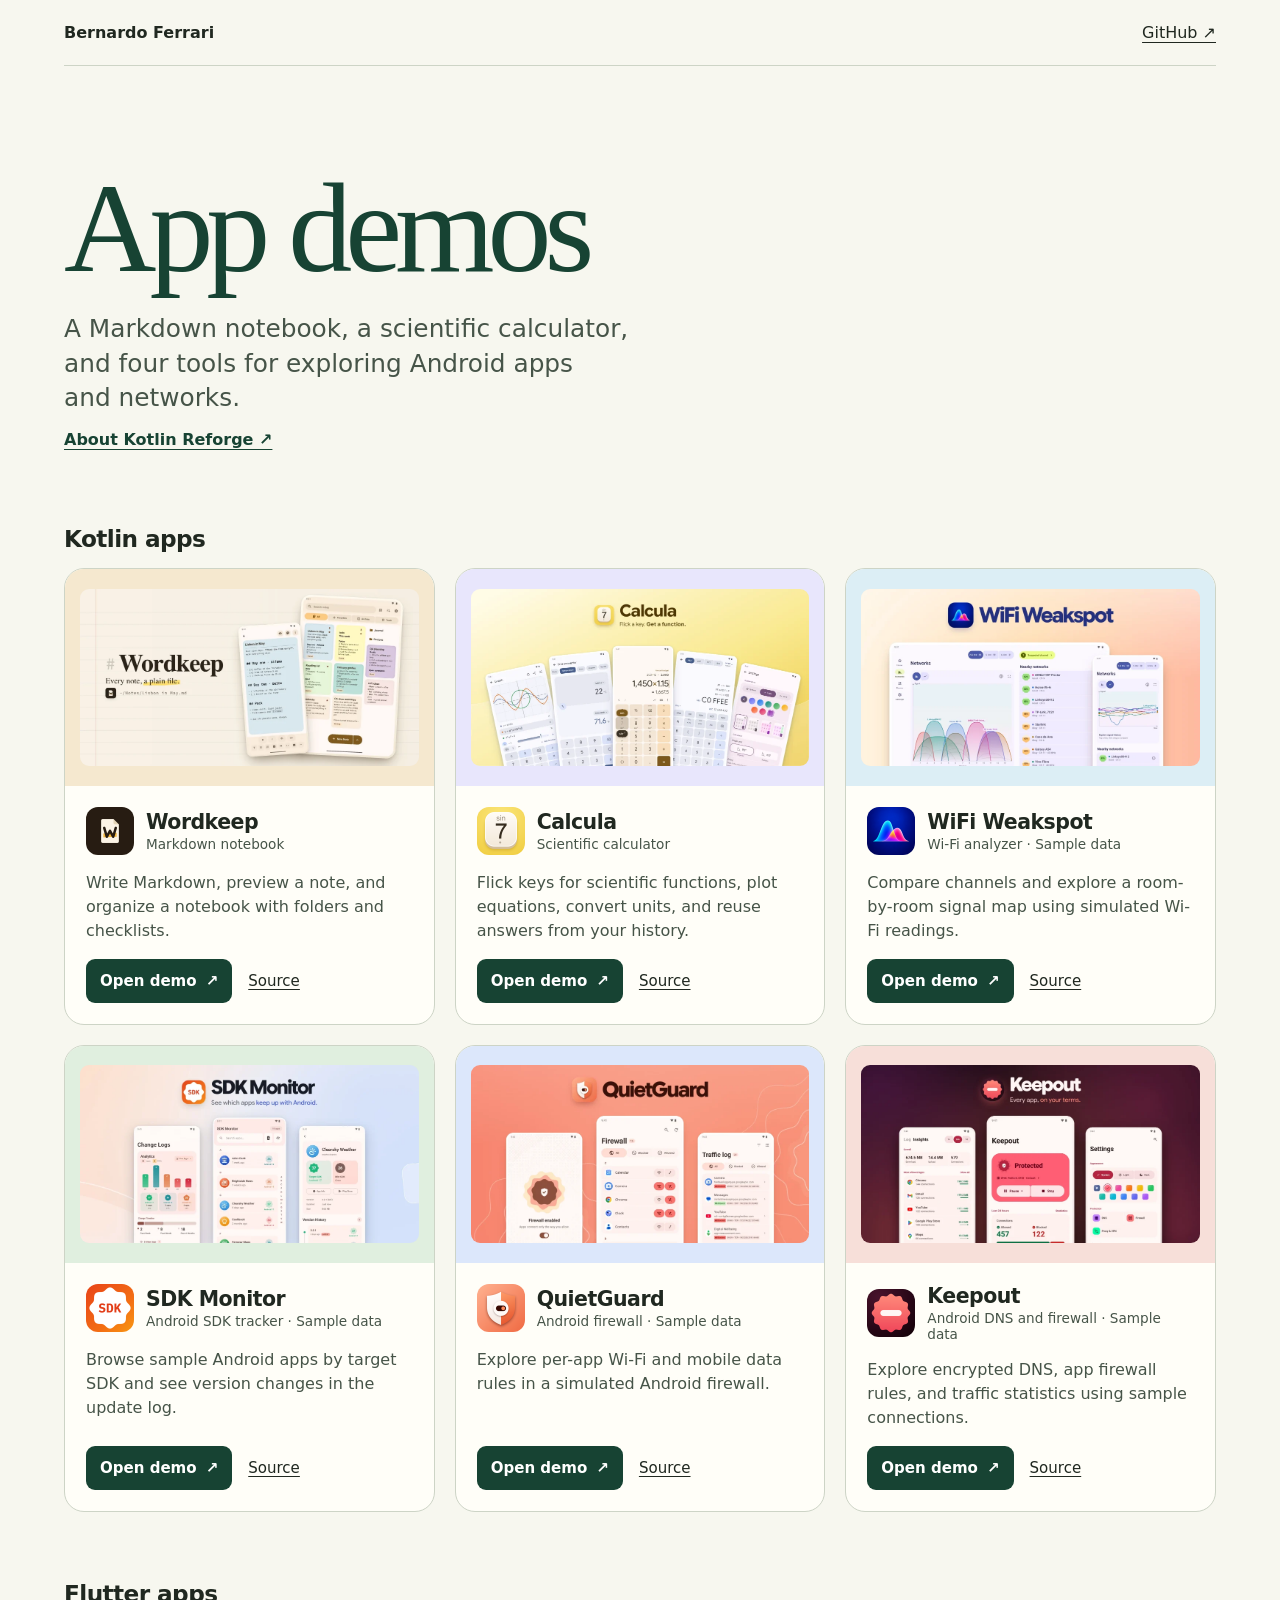
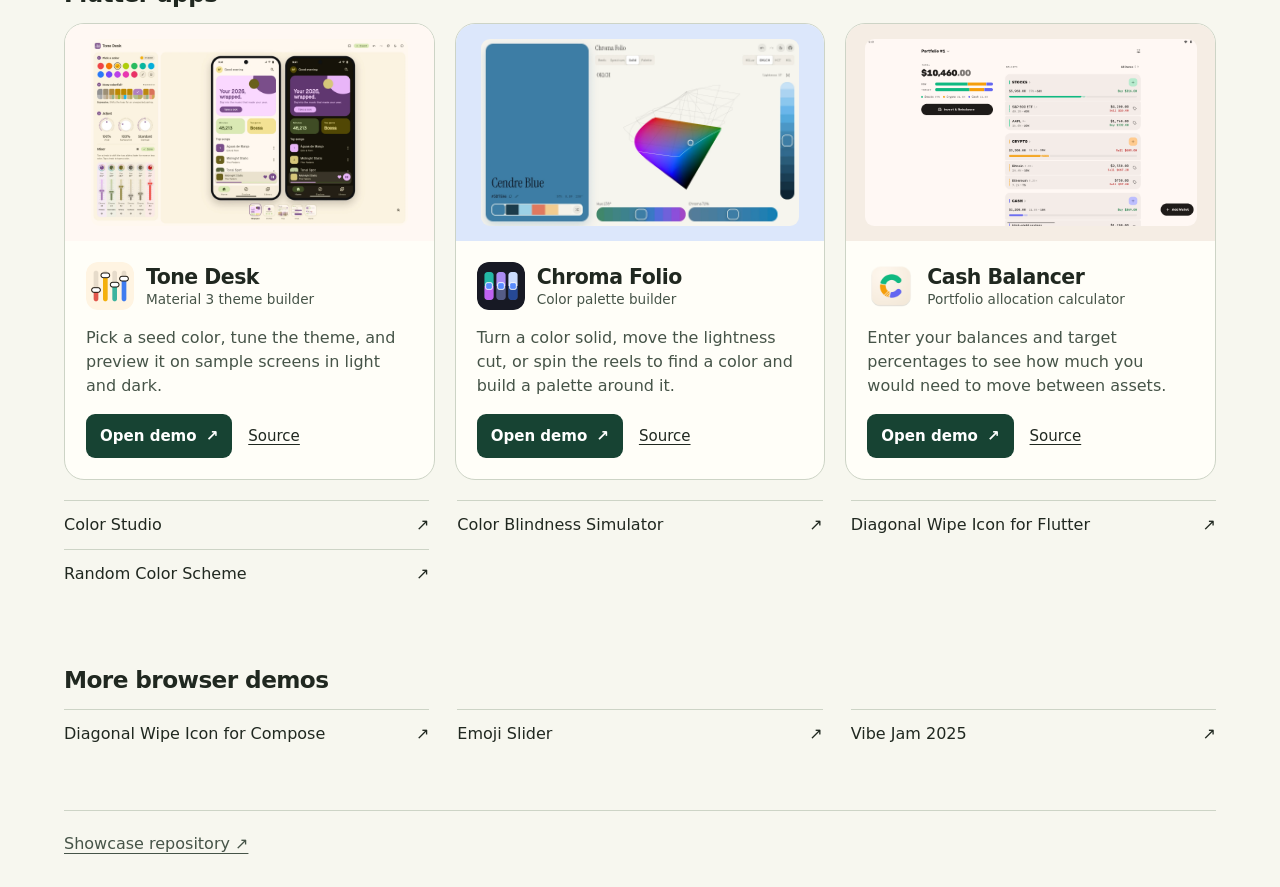
<file: index.html>
<!doctype html>
<html lang="en">
<head>
  <meta charset="utf-8">
  <meta name="viewport" content="width=device-width, initial-scale=1">
  <title>App demos by Bernardo Ferrari</title>
  <meta name="description" content="Try six Kotlin apps in your browser, from a Markdown notebook to a Wi-Fi analyzer.">
  <meta name="theme-color" content="#f7f7ef">
  <link rel="canonical" href="https://bernaferrari.github.io/">
  <link rel="icon" href="./showcase/favicon.png" type="image/png">
  <link rel="apple-touch-icon" href="./showcase/apple-touch-icon.png">
  <meta property="og:type" content="website">
  <meta property="og:site_name" content="Bernardo Ferrari’s app demos">
  <meta property="og:title" content="App demos by Bernardo Ferrari">
  <meta property="og:description" content="Try six Kotlin apps in your browser, from a Markdown notebook to a Wi-Fi analyzer.">
  <meta property="og:url" content="https://bernaferrari.github.io/">
  <meta property="og:image" content="https://bernaferrari.github.io/showcase/social.jpg">
  <meta property="og:image:type" content="image/jpeg">
  <meta property="og:image:width" content="1200">
  <meta property="og:image:height" content="630">
  <meta property="og:image:alt" content="The six apps in Bernardo Ferrari's browser showcase">
  <meta name="twitter:card" content="summary_large_image">
  <meta name="twitter:title" content="App demos by Bernardo Ferrari">
  <meta name="twitter:description" content="Try six Kotlin apps in your browser, from a Markdown notebook to a Wi-Fi analyzer.">
  <meta name="twitter:image" content="https://bernaferrari.github.io/showcase/social.jpg">
  <meta name="twitter:image:alt" content="The six apps in Bernardo Ferrari's browser showcase">
  <link rel="stylesheet" href="./showcase/site.css?v=7">
</head>
<body>
  <header class="shell masthead"><a class="brand" href="./">Bernardo Ferrari</a><a href="https://github.com/bernaferrari">GitHub ↗</a></header>
  <main class="shell">
    <section class="hero" aria-labelledby="title">
      <h1 id="title">App demos</h1>
      <p>A Markdown notebook, a scientific calculator, and four tools for exploring Android apps and networks.</p>
      <a href="https://kotlin-reforge.vercel.app/">About Kotlin Reforge <span aria-hidden="true">↗</span></a>
    </section>
    <section aria-labelledby="kotlin"><h2 id="kotlin">Kotlin apps</h2><div class="grid">
<article style="--accent:#f5e8cf">
  <a class="preview" href="./wordkeep/" aria-label="Open Wordkeep"><img src="./showcase/wordkeep/preview.webp" alt="" decoding="async"></a>
  <div class="content">
    <div class="identity"><img src="./showcase/wordkeep/icon.png" alt="" width="48" height="48"><div><h3>Wordkeep</h3><p class="type">Markdown notebook</p></div></div>
    <p>Write Markdown, preview a note, and organize a notebook with folders and checklists.</p>
    <div class="actions"><a class="launch" href="./wordkeep/" aria-label="Open Wordkeep">Open demo <span aria-hidden="true">↗</span></a><a href="https://github.com/bernaferrari/wordkeep" aria-label="Wordkeep source code">Source</a></div>
  </div>
</article>
<article style="--accent:#e8e6fc">
  <a class="preview" href="./calcula/" aria-label="Open Calcula"><img src="./showcase/calcula/preview.webp" alt="" decoding="async"></a>
  <div class="content">
    <div class="identity"><img src="./showcase/calcula/icon.png" alt="" width="48" height="48"><div><h3>Calcula</h3><p class="type">Scientific calculator</p></div></div>
    <p>Flick keys for scientific functions, plot equations, convert units, and reuse answers from your history.</p>
    <div class="actions"><a class="launch" href="./calcula/" aria-label="Open Calcula">Open demo <span aria-hidden="true">↗</span></a><a href="https://github.com/bernaferrari/calcula" aria-label="Calcula source code">Source</a></div>
  </div>
</article>
<article style="--accent:#dceef5">
  <a class="preview" href="./wifi-weakspot/" aria-label="Open WiFi Weakspot"><img src="./showcase/wifi-weakspot/preview.webp" alt="" decoding="async"></a>
  <div class="content">
    <div class="identity"><img src="./showcase/wifi-weakspot/icon.png" alt="" width="48" height="48"><div><h3>WiFi Weakspot</h3><p class="type">Wi-Fi analyzer · Sample data</p></div></div>
    <p>Compare channels and explore a room-by-room signal map using simulated Wi-Fi readings.</p>
    <div class="actions"><a class="launch" href="./wifi-weakspot/" aria-label="Open WiFi Weakspot">Open demo <span aria-hidden="true">↗</span></a><a href="https://github.com/bernaferrari/wifi-weakspot" aria-label="WiFi Weakspot source code">Source</a></div>
  </div>
</article>
<article style="--accent:#e0efdf">
  <a class="preview" href="./sdkmonitor/" aria-label="Open SDK Monitor"><img src="./showcase/sdkmonitor/preview.webp" alt="" decoding="async"></a>
  <div class="content">
    <div class="identity"><img src="./showcase/sdkmonitor/icon.png" alt="" width="48" height="48"><div><h3>SDK Monitor</h3><p class="type">Android SDK tracker · Sample data</p></div></div>
    <p>Browse sample Android apps by target SDK and see version changes in the update log.</p>
    <div class="actions"><a class="launch" href="./sdkmonitor/" aria-label="Open SDK Monitor">Open demo <span aria-hidden="true">↗</span></a><a href="https://github.com/bernaferrari/SDKMonitor" aria-label="SDK Monitor source code">Source</a></div>
  </div>
</article>
<article style="--accent:#dce7fb">
  <a class="preview" href="./quietguard/" aria-label="Open QuietGuard"><img src="./showcase/quietguard/preview.webp" alt="" decoding="async"></a>
  <div class="content">
    <div class="identity"><img src="./showcase/quietguard/icon.png" alt="" width="48" height="48"><div><h3>QuietGuard</h3><p class="type">Android firewall · Sample data</p></div></div>
    <p>Explore per-app Wi-Fi and mobile data rules in a simulated Android firewall.</p>
    <div class="actions"><a class="launch" href="./quietguard/" aria-label="Open QuietGuard">Open demo <span aria-hidden="true">↗</span></a><a href="https://github.com/bernaferrari/QuietGuard" aria-label="QuietGuard source code">Source</a></div>
  </div>
</article>
<article style="--accent:#f7dfd9">
  <a class="preview" href="./keepout/" aria-label="Open Keepout"><img src="./showcase/keepout/preview.webp" alt="" decoding="async"></a>
  <div class="content">
    <div class="identity"><img src="./showcase/keepout/icon.png" alt="" width="48" height="48"><div><h3>Keepout</h3><p class="type">Android DNS and firewall · Sample data</p></div></div>
    <p>Explore encrypted DNS, app firewall rules, and traffic statistics using sample connections.</p>
    <div class="actions"><a class="launch" href="./keepout/" aria-label="Open Keepout">Open demo <span aria-hidden="true">↗</span></a><a href="https://github.com/bernaferrari/keepout" aria-label="Keepout source code">Source</a></div>
  </div>
</article>
    </div></section>
    <section class="archive" aria-labelledby="flutter">
      <h2 id="flutter">Flutter apps</h2>
      <div class="grid">
        <article style="--accent:#fff8f3">
          <a class="preview" href="./tone-desk/" aria-label="Open Tone Desk"><img src="./showcase/tone-desk/studio-preview.webp?v=4" alt="Tone Desk in light mode with a yellow seed and Expressive theme on two phones" decoding="async"></a>
          <div class="content">
            <div class="identity"><img src="./showcase/tone-desk/icon.png" alt="" width="48" height="48"><div><h3>Tone Desk</h3><p class="type">Material 3 theme builder</p></div></div>
            <p>Pick a seed color, tune the theme, and preview it on sample screens in light and dark.</p>
            <div class="actions"><a class="launch" href="./tone-desk/" aria-label="Open Tone Desk">Open demo <span aria-hidden="true">↗</span></a><a href="https://github.com/bernaferrari/tone-desk" aria-label="Tone Desk source code">Source</a></div>
          </div>
        </article>
        <article style="--accent:#dce7fb">
          <a class="preview" href="./chroma-folio/" aria-label="Open Chroma Folio"><img src="./showcase/chroma-folio/preview.webp?v=3" alt="Chroma Folio showing the OKLCH gamut, a blue swatch, and the Fjord palette" decoding="async"></a>
          <div class="content">
            <div class="identity"><img src="./showcase/chroma-folio/icon.png" alt="" width="48" height="48"><div><h3>Chroma Folio</h3><p class="type">Color palette builder</p></div></div>
            <p>Turn a color solid, move the lightness cut, or spin the reels to find a color and build a palette around it.</p>
            <div class="actions"><a class="launch" href="./chroma-folio/" aria-label="Open Chroma Folio">Open demo <span aria-hidden="true">↗</span></a><a href="https://github.com/bernaferrari/chroma-folio" aria-label="Chroma Folio source code">Source</a></div>
          </div>
        </article>
        <article style="--accent:#f5ede4">
          <a class="preview" href="./CashBalancer/" aria-label="Open Cash Balancer"><img src="./showcase/cash-balancer/preview.png" alt="Cash Balancer portfolio showing current and target allocations" decoding="async"></a>
          <div class="content">
            <div class="identity"><img src="./showcase/cash-balancer/icon.png" alt="" width="48" height="48"><div><h3>Cash Balancer</h3><p class="type">Portfolio allocation calculator</p></div></div>
            <p>Enter your balances and target percentages to see how much you would need to move between assets.</p>
            <div class="actions"><a class="launch" href="./CashBalancer/" aria-label="Open Cash Balancer">Open demo <span aria-hidden="true">↗</span></a><a href="https://github.com/bernaferrari/CashBalancer" aria-label="Cash Balancer source code">Source</a></div>
          </div>
        </article>
      </div>
      <ul>
        <li><a href="./color-studio/">Color Studio <span aria-hidden="true">↗</span></a></li>
        <li><a href="./ColorBlindnessFlutter/">Color Blindness Simulator <span aria-hidden="true">↗</span></a></li>
        <li><a href="./diagonal-wipe-icon-flutter/">Diagonal Wipe Icon for Flutter <span aria-hidden="true">↗</span></a></li>
        <li><a href="./RandomColorScheme/">Random Color Scheme <span aria-hidden="true">↗</span></a></li>
      </ul>
    </section>
    <section class="archive" aria-labelledby="other"><h2 id="other">More browser demos</h2><ul>
      <li><a href="./diagonal-wipe-icon/">Diagonal Wipe Icon for Compose <span aria-hidden="true">↗</span></a></li>
      <li><a href="./EmojiSlider/">Emoji Slider <span aria-hidden="true">↗</span></a></li>
      <li><a href="./vibejam2025/">Vibe Jam 2025 <span aria-hidden="true">↗</span></a></li>
    </ul></section>
  </main>
  <footer class="shell footer"><a href="https://github.com/bernaferrari/bernaferrari.github.io">Showcase repository ↗</a></footer>
</body>
</html>
</file>
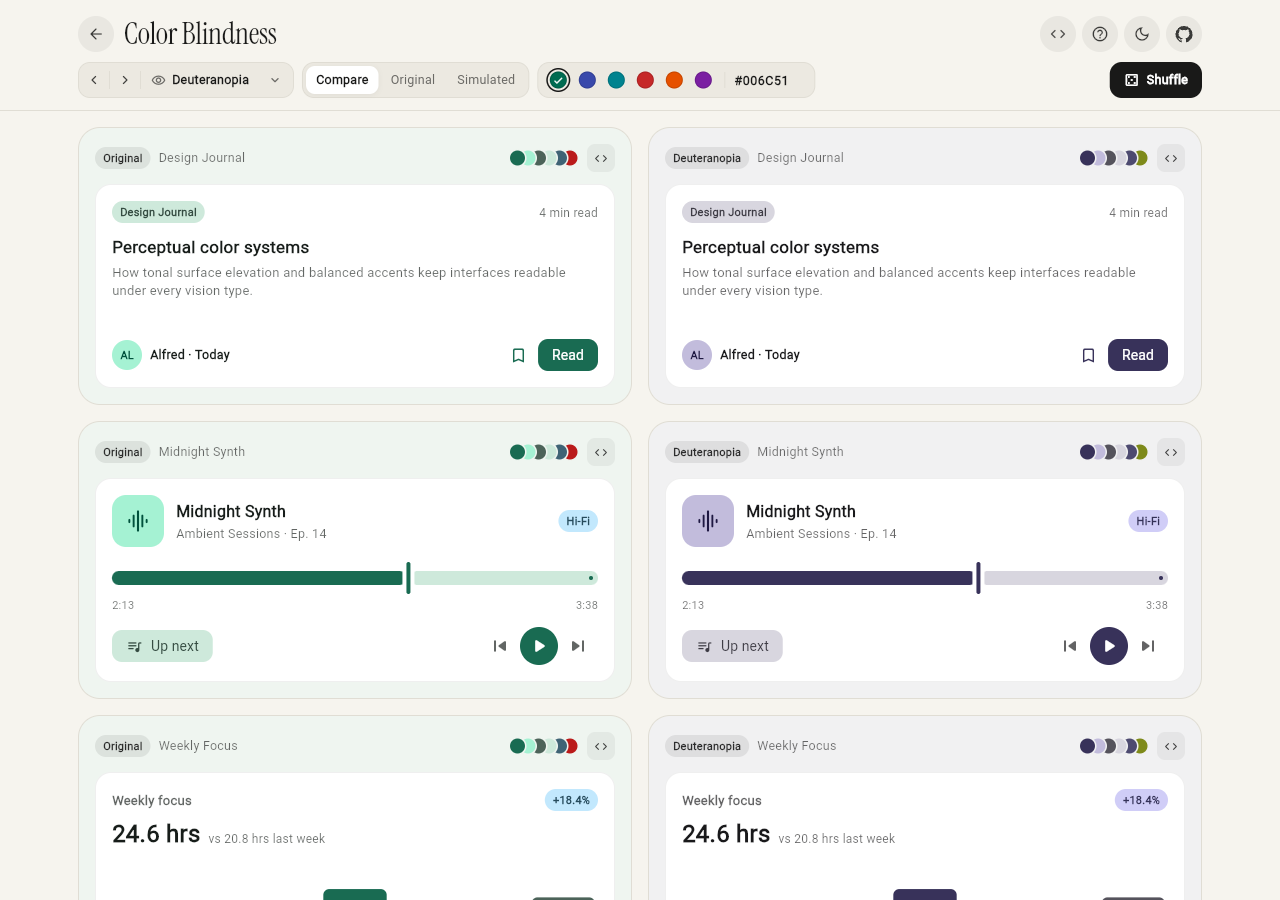
<file: ColorBlindnessFlutter/index.html>
<!DOCTYPE html>
<html lang="en">
<head>
  <base href="/ColorBlindnessFlutter/">
  <meta charset="utf-8">
  <meta name="viewport" content="width=device-width, initial-scale=1">
  <meta name="theme-color" content="#f6f4ee">
  <link rel="icon" type="image/svg+xml" href="favicon.svg">
  <link rel="icon" type="image/png" href="favicon.png">
  <link rel="apple-touch-icon" href="icons/Apple-touch-icon.png">
  <link rel="manifest" href="manifest.json">
    <title>Color Blindness Simulator | Browser demo</title>
    <link rel="canonical" href="https://bernaferrari.github.io/ColorBlindnessFlutter/">
    <meta name="description" content="Compare Material 3 color schemes across eight color vision simulations and inspect WCAG contrast ratios.">
    <meta name="twitter:card" content="summary_large_image">
    <meta name="twitter:title" content="Color Blindness Simulator | Browser demo">
    <meta name="twitter:description" content="Compare Material 3 color schemes across eight color vision simulations and inspect WCAG contrast ratios.">
    <meta name="twitter:image" content="https://bernaferrari.github.io/ColorBlindnessFlutter/social.jpg">
    <meta name="twitter:image:alt" content="Color Blindness Simulator comparing Material 3 colors across vision modes">
    <meta property="og:type" content="website">
    <meta property="og:site_name" content="Bernardo Ferrari’s app demos">
    <meta property="og:title" content="Color Blindness Simulator | Browser demo">
    <meta property="og:description" content="Compare Material 3 color schemes across eight color vision simulations and inspect WCAG contrast ratios.">
    <meta property="og:url" content="https://bernaferrari.github.io/ColorBlindnessFlutter/">
    <meta property="og:image" content="https://bernaferrari.github.io/ColorBlindnessFlutter/social.jpg">
    <meta property="og:image:type" content="image/jpeg">
    <meta property="og:image:width" content="1280">
    <meta property="og:image:height" content="640">
    <meta property="og:image:alt" content="Color Blindness Simulator comparing Material 3 colors across vision modes">
</head>
<body>
  <noscript>Enable JavaScript to use Color Blindness Simulator.</noscript>
  <script src="flutter_bootstrap.js" async></script>
</body>
</html>
</file>
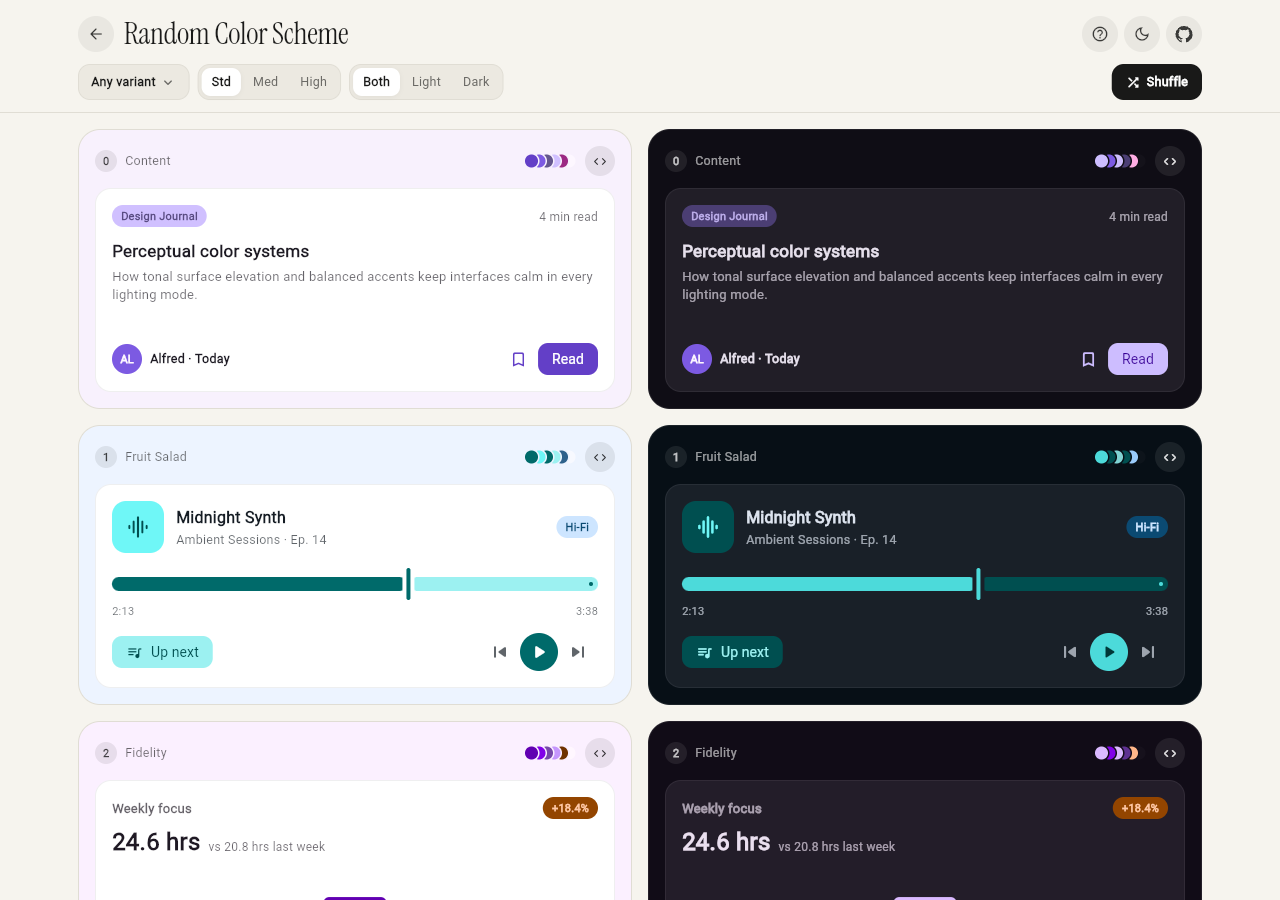
<file: RandomColorScheme/index.html>
<!DOCTYPE html>
<html lang="en">
<head>
  <base href="/RandomColorScheme/">
  <meta charset="utf-8">
  <meta name="viewport" content="width=device-width, initial-scale=1">
  <meta name="theme-color" content="#f6f4ee">
  <link rel="icon" type="image/svg+xml" href="favicon.svg">
  <link rel="icon" type="image/png" href="favicon.png">
  <link rel="apple-touch-icon" href="icons/Apple-touch-icon.png">
  <link rel="manifest" href="manifest.json">
    <title>Random Color Scheme | Browser demo</title>
    <link rel="canonical" href="https://bernaferrari.github.io/RandomColorScheme/">
    <meta name="description" content="Generate Material 3 color schemes, preview components in light and dark, and copy ready-to-use Dart code.">
    <meta name="twitter:card" content="summary_large_image">
    <meta name="twitter:title" content="Random Color Scheme | Browser demo">
    <meta name="twitter:description" content="Generate Material 3 color schemes, preview components in light and dark, and copy ready-to-use Dart code.">
    <meta name="twitter:image" content="https://bernaferrari.github.io/RandomColorScheme/social.jpg">
    <meta name="twitter:image:alt" content="Random Color Scheme showing Material 3 colors and live component previews">
    <meta property="og:type" content="website">
    <meta property="og:site_name" content="Bernardo Ferrari’s app demos">
    <meta property="og:title" content="Random Color Scheme | Browser demo">
    <meta property="og:description" content="Generate Material 3 color schemes, preview components in light and dark, and copy ready-to-use Dart code.">
    <meta property="og:url" content="https://bernaferrari.github.io/RandomColorScheme/">
    <meta property="og:image" content="https://bernaferrari.github.io/RandomColorScheme/social.jpg">
    <meta property="og:image:type" content="image/jpeg">
    <meta property="og:image:width" content="1280">
    <meta property="og:image:height" content="640">
    <meta property="og:image:alt" content="Random Color Scheme showing Material 3 colors and live component previews">
</head>
<body>
  <noscript>Enable JavaScript to use Random Color Scheme.</noscript>
  <script src="flutter_bootstrap.js" async></script>
</body>
</html>
</file>
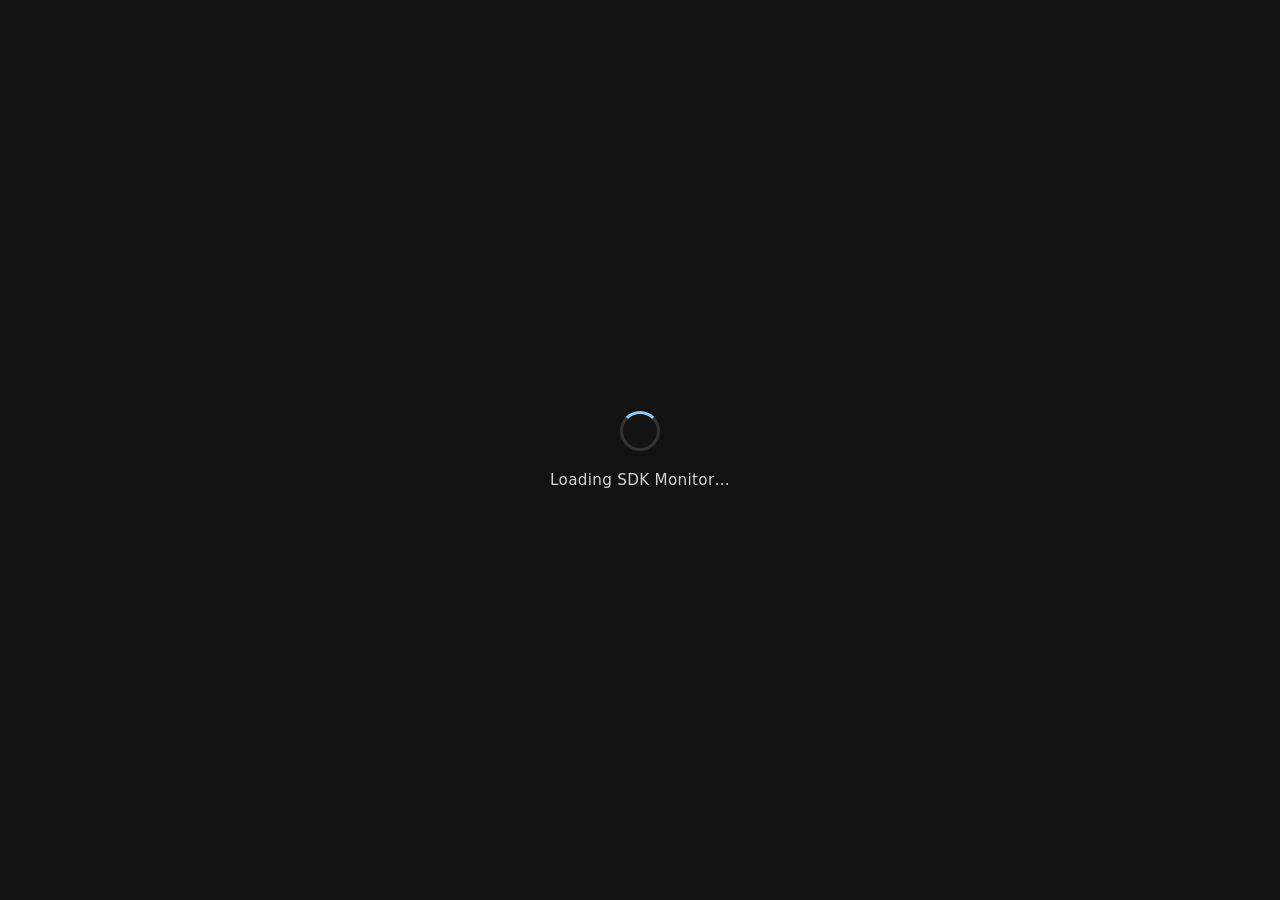
<file: sdkmonitor/index.html>
<!DOCTYPE html>
<html lang="en" style="background:#121212;color-scheme:dark">
<head>
    <meta charset="UTF-8">
    <meta name="viewport" content="width=device-width, initial-scale=1.0">
    <meta name="color-scheme" content="dark">
    <meta name="theme-color" content="#121212">
    <style>
        *, *::before, *::after { box-sizing: border-box; }
        html, body {
            width: 100%;
            height: 100%;
            margin: 0;
            padding: 0;
            overflow: hidden;
            background: #121212;
        }
        #loading {
            color: #e8e8e8;
            font-family: system-ui, -apple-system, BlinkMacSystemFont, "Segoe UI", sans-serif;
            display: flex;
            flex-direction: column;
            align-items: center;
            justify-content: center;
            gap: 1.25rem;
            width: 100%;
            height: 100%;
            background: #121212;
        }
        .spinner {
            width: 40px;
            height: 40px;
            border: 3px solid rgba(232, 232, 232, 0.15);
            border-top-color: #90caf9;
            border-radius: 50%;
            animation: spin 0.8s linear infinite;
        }
        @keyframes spin {
            to { transform: rotate(360deg); }
        }
        .label {
            margin: 0;
            font-size: 0.95rem;
            letter-spacing: 0.02em;
            opacity: 0.9;
        }
        canvas { display: block; }
    </style>
    <title>SDK Monitor | Browser demo</title>
    <link rel="canonical" href="https://bernaferrari.github.io/sdkmonitor/">
    <link rel="icon" href="../showcase/sdkmonitor/favicon.png" type="image/png" sizes="32x32">
    <link rel="apple-touch-icon" href="../showcase/sdkmonitor/apple-touch-icon.png" sizes="180x180">
    <meta name="description" content="Browse sample Android apps by target SDK and see version changes in the update log.">
    <meta name="twitter:card" content="summary_large_image">
    <meta name="twitter:title" content="SDK Monitor | Browser demo">
    <meta name="twitter:description" content="Browse sample Android apps by target SDK and see version changes in the update log.">
    <meta name="twitter:image" content="https://bernaferrari.github.io/showcase/sdkmonitor/social.jpg">
    <meta name="twitter:image:alt" content="SDK Monitor analytics, app list, and version details">
    <meta property="og:type" content="website">
    <meta property="og:site_name" content="Bernardo Ferrari’s app demos">
    <meta property="og:title" content="SDK Monitor | Browser demo">
    <meta property="og:description" content="Browse sample Android apps by target SDK and see version changes in the update log.">
    <meta property="og:url" content="https://bernaferrari.github.io/sdkmonitor/">
    <meta property="og:image" content="https://bernaferrari.github.io/showcase/sdkmonitor/social.jpg">
    <meta property="og:image:type" content="image/jpeg">
    <meta property="og:image:width" content="1200">
    <meta property="og:image:height" content="630">
    <meta property="og:image:alt" content="SDK Monitor analytics, app list, and version details">
</head>
<body>
<noscript>Enable JavaScript to run this demo.</noscript>
<div id="loading" role="status" aria-live="polite" aria-busy="true">
    <div class="spinner" aria-hidden="true"></div>
    <p class="label">Loading SDK Monitor…</p>
</div>
<script src="../showcase/isolate.js" data-app="sdkmonitor-demo.js"></script>
</body>
</html>
</file>
<file: showcase/site.css>
:root {
  color-scheme: light;
  font-family: "Instrument Sans", system-ui, sans-serif;
  background: #f7f7ef;
  color: #202820;
  --muted: #465448;
  --line: #cdd4c6;
  --green: #174333;
}
* { box-sizing: border-box; }
body { margin: 0; }
a { color: inherit; text-underline-offset: .22em; }
a:hover { text-decoration-thickness: 2px; }
a:focus-visible { outline: 3px solid #b54d20; outline-offset: 4px; }
.shell { width: min(1152px, calc(100% - 48px)); margin-inline: auto; }
.masthead { display: flex; justify-content: space-between; align-items: center; gap: 16px; min-height: 66px; border-bottom: 1px solid var(--line); }
.brand { font-weight: 700; text-decoration: none; }
.hero { padding-block: clamp(52px, 8vw, 112px) clamp(44px, 6vw, 76px); }
h1, h2, h3, p { margin: 0; }
h1 { font-family: "Instrument Serif", Georgia, serif; font-size: clamp(4.5rem, 10vw, 9rem); line-height: .95; font-weight: 400; letter-spacing: -.055em; color: var(--green); }
.hero p { font-size: clamp(1.15rem, 2.6vw, 1.55rem); max-width: 36ch; margin: 22px 0 14px; line-height: 1.4; color: var(--muted); text-wrap: pretty; }
.hero a { color: var(--green); font-weight: 600; }
h2 { margin-bottom: 16px; font-size: 1.45rem; letter-spacing: -.025em; }
.grid { display: grid; grid-template-columns: repeat(3, minmax(0, 1fr)); gap: 20px; }
article { display: flex; flex-direction: column; border: 1px solid var(--line); border-radius: 20px; overflow: hidden; background: #fffef8; }
.preview {
  display: grid;
  grid-template: minmax(0, 1fr) / minmax(0, 1fr);
  flex: none;
  min-height: 0;
  aspect-ratio: 1.7;
  padding: 15px;
  background: var(--accent);
}
.preview:focus-visible { outline-offset: -4px; z-index: 1; }
.preview img { display: block; place-self: center; max-width: 100%; max-height: 100%; border-radius: 9px; }
.content { display: grid; grid-template-rows: auto 1fr auto; gap: 16px; padding: 21px; flex: 1; }
.identity { display: flex; gap: 12px; align-items: center; }
.identity img { border-radius: 12px; }
h3 { font-size: 1.28rem; letter-spacing: -.025em; }
.type { margin-top: 2px; color: var(--muted); font-size: .85rem; }
.content > p { line-height: 1.5; color: var(--muted); }
.actions { display: flex; gap: 16px; align-items: center; font-size: .94rem; }
.actions a { display: inline-flex; align-items: center; min-height: 44px; }
.launch { gap: 9px; padding: 8px 14px; border-radius: 9px; background: var(--green); color: white; text-decoration: none; font-weight: 650; }
.launch:hover { background: #235b46; }
.archive { margin-top: 68px; }
.archive > ul { display: grid; grid-template-columns: repeat(3, minmax(0, 1fr)); gap: 0 28px; list-style: none; padding: 0; }
.archive > ul > li { border-top: 1px solid var(--line); }
.archive > ul > li > a { min-height: 48px; display: flex; align-items: center; gap: 10px; justify-content: space-between; text-decoration: none; }
.archive > ul > li > a:hover { text-decoration: underline; }
.footer { border-top: 1px solid var(--line); margin-top: 52px; padding-block: 23px 34px; color: var(--muted); }
@media (max-width: 850px) { .grid, .archive > ul { grid-template-columns: repeat(2, minmax(0, 1fr)); } }
@media (max-width: 530px) { .shell { width: calc(100% - 32px); } .grid, .archive > ul { grid-template-columns: 1fr; } }
.grid + ul { margin-top: 20px; }
</file>
